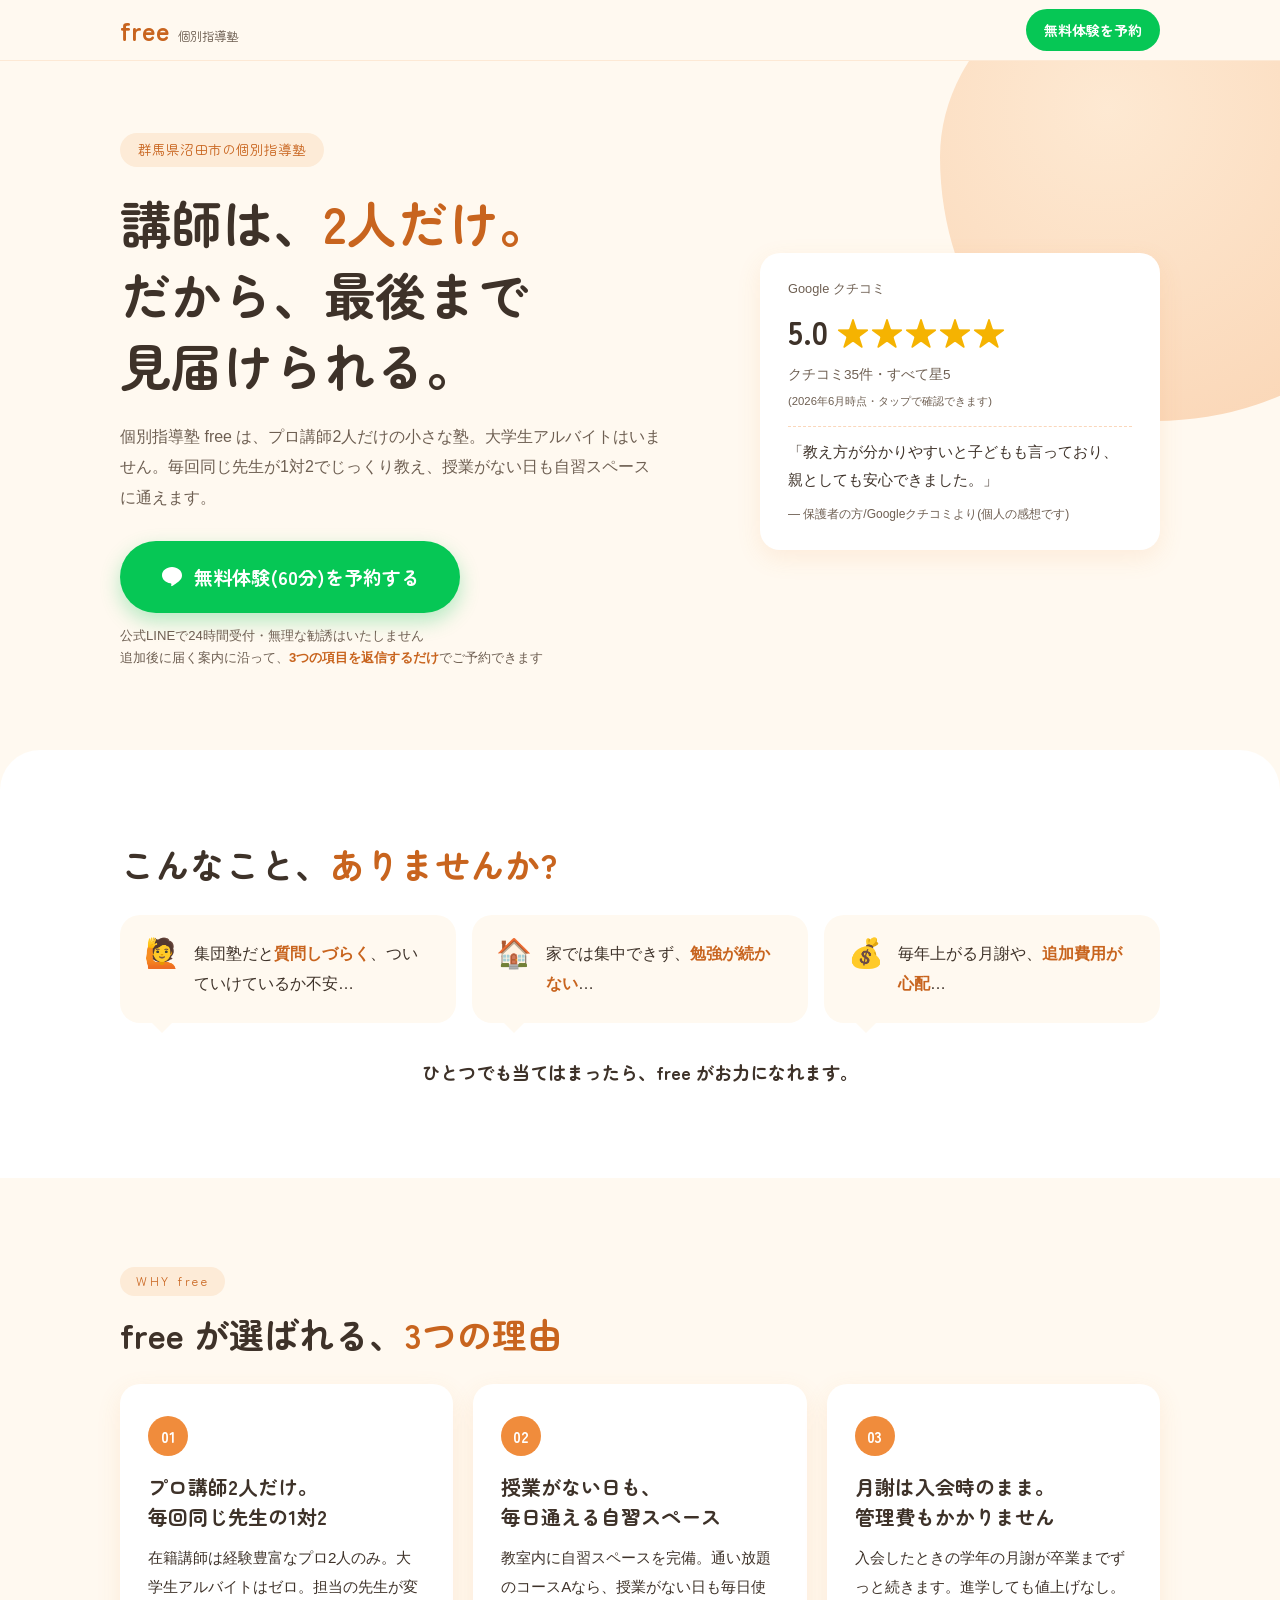
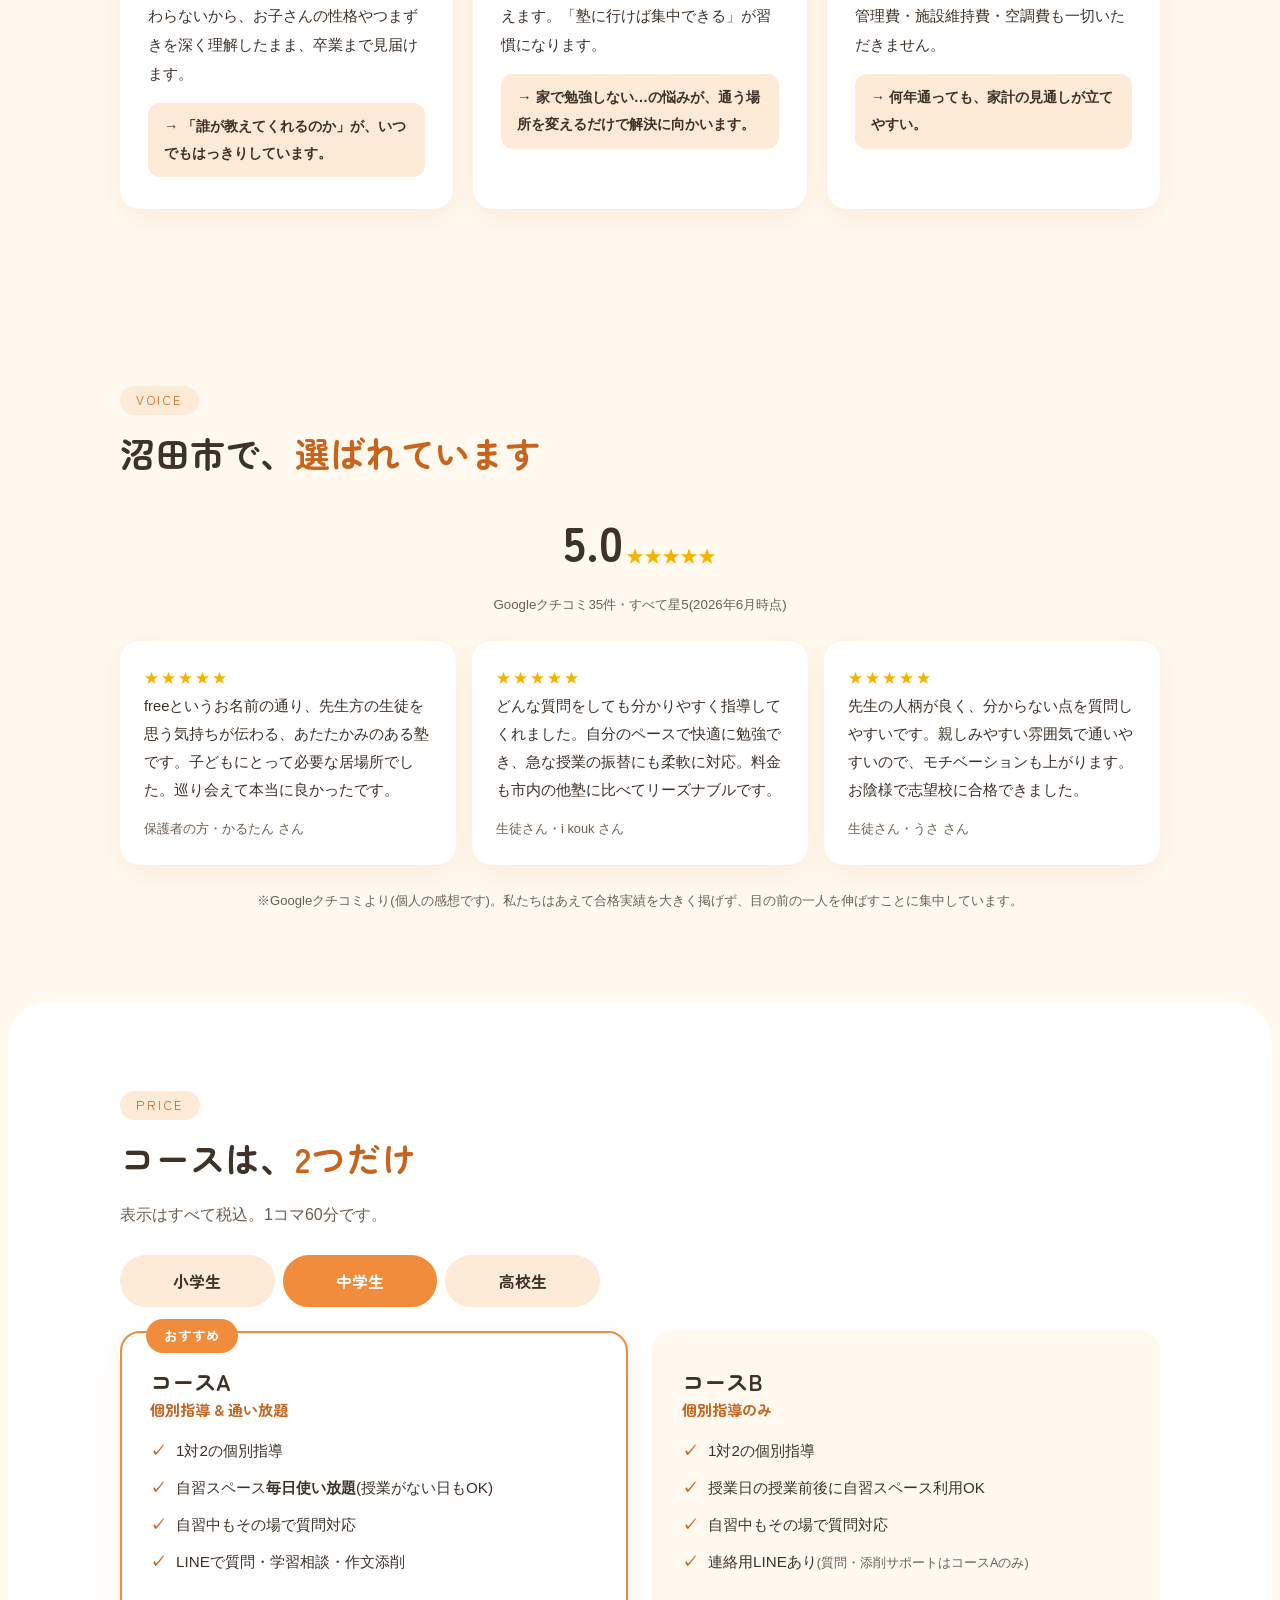
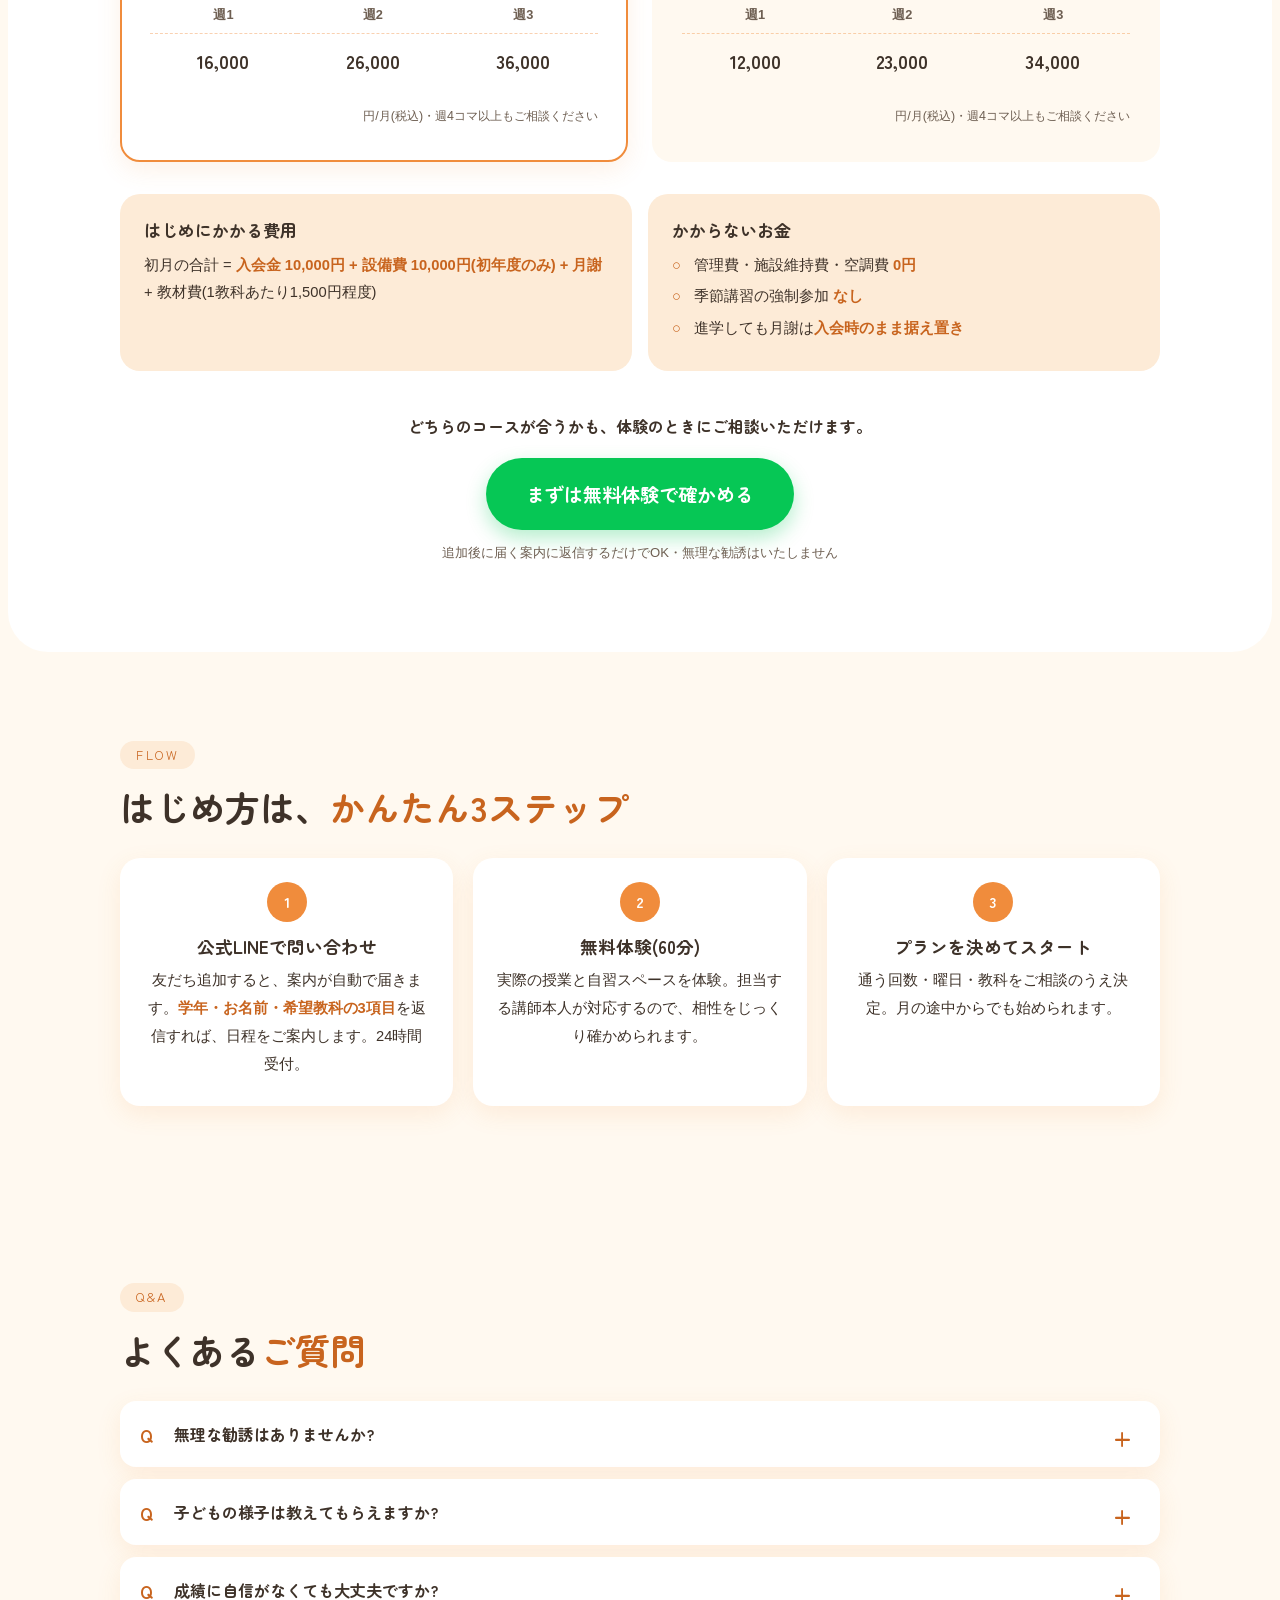
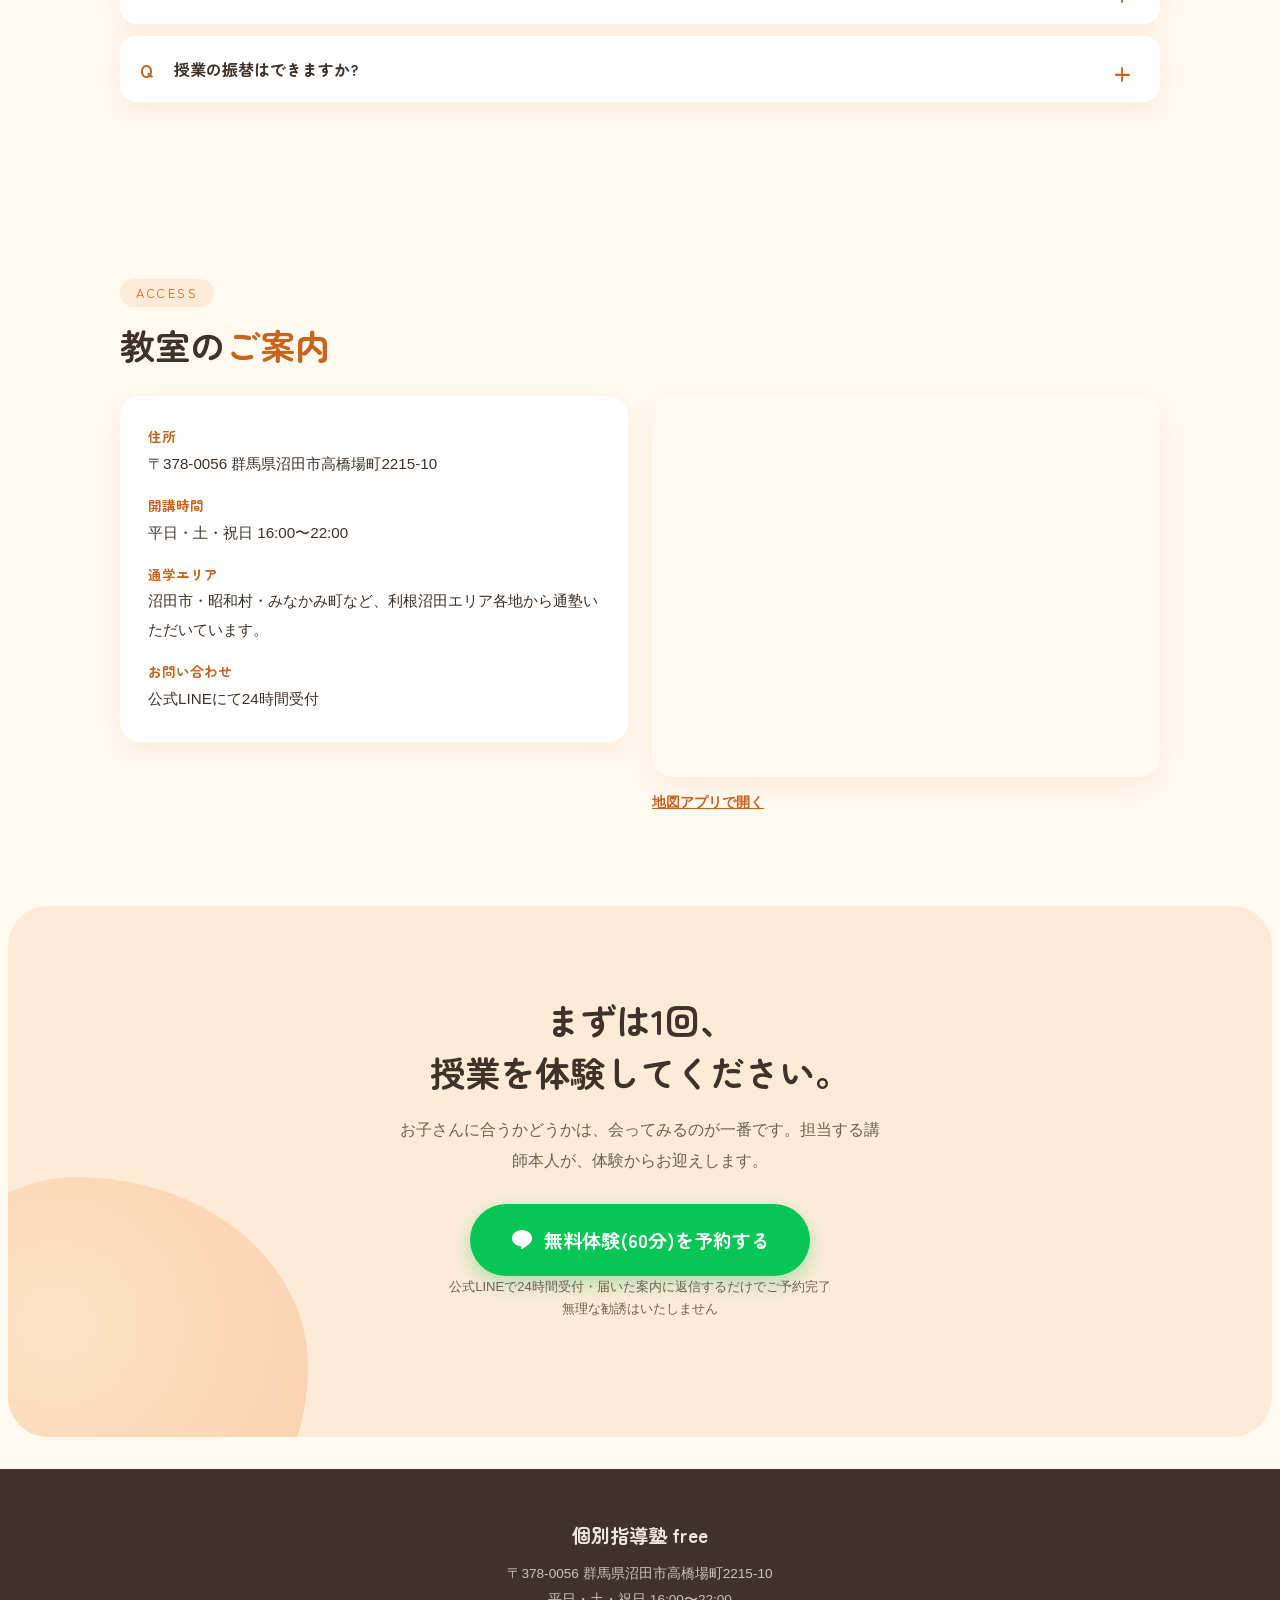
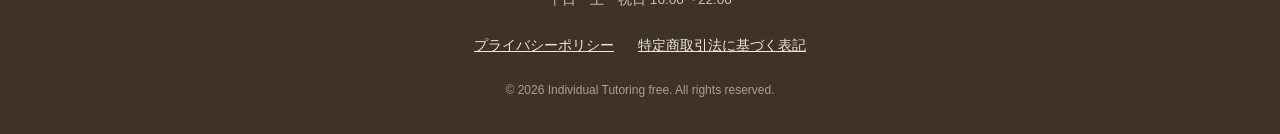
<file: index.html>
<!DOCTYPE html>
<html lang="ja">
<head>
  <meta charset="UTF-8">
  <meta name="viewport" content="width=device-width, initial-scale=1.0">
  <title>沼田市の個別指導塾 free｜プロ講師2人だけの1対2指導 × 通い放題</title>
  <meta name="description" content="群馬県沼田市の個別指導塾 free。講師はプロ2人だけ、毎回同じ先生の1対2指導。授業がない日も通える自習スペース、月謝は入会時のまま据え置き。小学生〜高校生対象、無料体験(60分)を公式LINEで受付中。">
  <link rel="canonical" href="https://4u-studio.github.io/juku-free/">
  <meta name="theme-color" content="#FFF9F0">

  <!-- OGP(LINEやSNSで共有されたときの表示) -->
  <meta property="og:type" content="website">
  <meta property="og:title" content="沼田市の個別指導塾 free｜プロ講師2人だけの1対2指導">
  <meta property="og:description" content="講師は、2人だけ。だから、最後まで見届けられる。無料体験(60分)を公式LINEで受付中。">
  <meta property="og:url" content="https://4u-studio.github.io/juku-free/">
  <meta property="og:image" content="https://4u-studio.github.io/juku-free/assets/ogp.png">
  <meta name="twitter:card" content="summary_large_image">

  <!-- 見出し用フォント(Zen Maru Gothic 700のみ・本文はシステムフォント) -->
  <link rel="preconnect" href="https://fonts.googleapis.com">
  <link rel="preconnect" href="https://fonts.gstatic.com" crossorigin>
  <link href="https://fonts.googleapis.com/css2?family=Zen+Maru+Gothic:wght@700&display=swap" rel="stylesheet">

  <link rel="stylesheet" href="css/style.css">

  <!-- 構造化データ(検索エンジン向けの塾情報) -->
  <script type="application/ld+json">
  {
    "@context": "https://schema.org",
    "@type": "LocalBusiness",
    "name": "個別指導塾 free",
    "description": "群馬県沼田市の個別指導塾。プロ講師2人による1対2指導と通い放題の自習スペース。",
    "address": {
      "@type": "PostalAddress",
      "postalCode": "378-0056",
      "addressRegion": "群馬県",
      "addressLocality": "沼田市",
      "streetAddress": "高橋場町2215-10"
    },
    "url": "https://4u-studio.github.io/juku-free/",
    "openingHoursSpecification": [{
      "@type": "OpeningHoursSpecification",
      "dayOfWeek": ["Monday","Tuesday","Wednesday","Thursday","Friday","Saturday"],
      "opens": "16:00",
      "closes": "22:00"
    }]
  }
  </script>
</head>
<body>

<!-- ヘッダー -->
<header class="site-header" id="site-header">
  <div class="container header-inner">
    <p class="logo"><span class="logo-mark">free</span><span class="logo-sub">個別指導塾</span></p>
    <!-- ▼ LINEの友だち追加URL(ヘッダー用)。計測用に分けたい場合はこのURLだけ差し替え ▼ -->
    <a class="btn btn-line btn-small" href="https://lin.ee/gJxUEir" target="_blank" rel="noopener">無料体験を予約</a>
  </div>
</header>

<main>

<!-- 1. ファーストビュー -->
<section class="hero" id="about">
  <div class="hero-blob" aria-hidden="true"></div>
  <div class="container hero-inner">
    <div class="hero-copy fade-item">
      <p class="hero-eyebrow">群馬県沼田市の個別指導塾</p>
      <h1 class="hero-title">講師は、<span class="accent">2人だけ。</span><br>だから、最後まで<br>見届けられる。</h1>
      <p class="hero-lead">個別指導塾 free は、プロ講師2人だけの小さな塾。大学生アルバイトはいません。毎回同じ先生が1対2でじっくり教え、授業がない日も自習スペースに通えます。</p>
      <div class="hero-cta">
        <!-- ▼ LINEの友だち追加URL(ファーストビュー用) ▼ -->
        <a class="btn btn-line btn-large" href="https://lin.ee/gJxUEir" target="_blank" rel="noopener">
          <svg class="icon-line" viewBox="0 0 24 24" aria-hidden="true"><path fill="currentColor" d="M12 2C6.48 2 2 5.64 2 10.13c0 4.03 3.58 7.4 8.42 8.04.33.07.77.22.89.5.1.26.07.66.03.92l-.14.86c-.04.26-.2 1.01.89.55 1.09-.46 5.87-3.46 8.01-5.92C21.62 13.31 22 11.79 22 10.13 22 5.64 17.52 2 12 2z"/></svg>
          無料体験(60分)を予約する
        </a>
        <p class="cta-note">公式LINEで24時間受付・無理な勧誘はいたしません<br>追加後に届く案内に沿って、<strong>3つの項目を返信するだけ</strong>でご予約できます</p>
      </div>
    </div>
    <div class="hero-review fade-item">
      <a class="review-card" href="https://www.google.com/maps/search/?api=1&query=%E5%80%8B%E5%88%A5%E6%8C%87%E5%B0%8E%E5%A1%BE free %E7%BE%A4%E9%A6%AC%E7%9C%8C%E6%B2%BC%E7%94%B0%E5%B8%82%E9%AB%98%E6%A9%8B%E5%A0%B4%E7%94%BA2215-10" target="_blank" rel="noopener">
        <p class="review-source">Google クチコミ</p>
        <p class="review-score">5.0 <span class="stars" aria-label="星5つ">★★★★★</span></p>
        <p class="review-count">クチコミ35件・すべて星5<br><small>(2026年6月時点・タップで確認できます)</small></p>
        <p class="review-quote">「教え方が分かりやすいと子どもも言っており、親としても安心できました。」</p>
        <p class="review-by">— 保護者の方/Googleクチコミより(個人の感想です)</p>
      </a>
    </div>
  </div>
</section>

<!-- 2. お悩み共感 -->
<section class="worry" id="worry">
  <div class="container">
    <h2 class="section-title fade-item">こんなこと、<span class="accent">ありませんか?</span></h2>
    <div class="worry-grid">
      <div class="worry-card fade-item">
        <p class="worry-emoji" aria-hidden="true">🙋</p>
        <p>集団塾だと<strong>質問しづらく</strong>、ついていけているか不安…</p>
      </div>
      <div class="worry-card fade-item">
        <p class="worry-emoji" aria-hidden="true">🏠</p>
        <p>家では集中できず、<strong>勉強が続かない</strong>…</p>
      </div>
      <div class="worry-card fade-item">
        <p class="worry-emoji" aria-hidden="true">💰</p>
        <p>毎年上がる月謝や、<strong>追加費用が心配</strong>…</p>
      </div>
    </div>
    <p class="worry-bridge fade-item">ひとつでも当てはまったら、free がお力になれます。</p>
  </div>
</section>

<!-- 3. 選ばれる理由 -->
<section class="reasons" id="promise">
  <div class="container">
    <p class="section-eyebrow fade-item">WHY free</p>
    <h2 class="section-title fade-item">free が選ばれる、<span class="accent">3つの理由</span></h2>
    <div class="reason-list">
      <article class="reason-card fade-item">
        <p class="reason-num" aria-hidden="true">01</p>
        <h3>プロ講師2人だけ。<br>毎回同じ先生の1対2</h3>
        <p>在籍講師は経験豊富なプロ2人のみ。大学生アルバイトはゼロ。担当の先生が変わらないから、お子さんの性格やつまずきを深く理解したまま、卒業まで見届けます。</p>
        <p class="reason-benefit">→ 「誰が教えてくれるのか」が、いつでもはっきりしています。</p>
      </article>
      <article class="reason-card fade-item">
        <p class="reason-num" aria-hidden="true">02</p>
        <h3>授業がない日も、<br>毎日通える自習スペース</h3>
        <p>教室内に自習スペースを完備。通い放題のコースAなら、授業がない日も毎日使えます。「塾に行けば集中できる」が習慣になります。</p>
        <p class="reason-benefit">→ 家で勉強しない…の悩みが、通う場所を変えるだけで解決に向かいます。</p>
      </article>
      <article class="reason-card fade-item">
        <p class="reason-num" aria-hidden="true">03</p>
        <h3>月謝は入会時のまま。<br>管理費もかかりません</h3>
        <p>入会したときの学年の月謝が卒業までずっと続きます。進学しても値上げなし。管理費・施設維持費・空調費も一切いただきません。</p>
        <p class="reason-benefit">→ 何年通っても、家計の見通しが立てやすい。</p>
      </article>
    </div>
  </div>
</section>

<!-- 4. クチコミ -->
<section class="voice" id="voice">
  <div class="container">
    <p class="section-eyebrow fade-item">VOICE</p>
    <h2 class="section-title fade-item">沼田市で、<span class="accent">選ばれています</span></h2>
    <p class="voice-score fade-item"><span class="score-num">5.0</span> <span class="stars" aria-label="星5つ">★★★★★</span><br><small>Googleクチコミ35件・すべて星5(2026年6月時点)</small></p>
    <div class="voice-grid">
      <blockquote class="voice-card fade-item">
        <p class="stars" aria-hidden="true">★★★★★</p>
        <p>freeというお名前の通り、先生方の生徒を思う気持ちが伝わる、あたたかみのある塾です。子どもにとって必要な居場所でした。巡り会えて本当に良かったです。</p>
        <footer>保護者の方・かるたん さん</footer>
      </blockquote>
      <blockquote class="voice-card fade-item">
        <p class="stars" aria-hidden="true">★★★★★</p>
        <p>どんな質問をしても分かりやすく指導してくれました。自分のペースで快適に勉強でき、急な授業の振替にも柔軟に対応。料金も市内の他塾に比べてリーズナブルです。</p>
        <footer>生徒さん・i kouk さん</footer>
      </blockquote>
      <blockquote class="voice-card fade-item">
        <p class="stars" aria-hidden="true">★★★★★</p>
        <p>先生の人柄が良く、分からない点を質問しやすいです。親しみやすい雰囲気で通いやすいので、モチベーションも上がります。お陰様で志望校に合格できました。</p>
        <footer>生徒さん・うさ さん</footer>
      </blockquote>
    </div>
    <p class="voice-note fade-item">※Googleクチコミより(個人の感想です)。私たちはあえて合格実績を大きく掲げず、目の前の一人を伸ばすことに集中しています。</p>
  </div>
</section>

<!-- 5. コース・料金 -->
<section class="price" id="course">
  <div class="container">
    <p class="section-eyebrow fade-item">PRICE</p>
    <h2 class="section-title fade-item">コースは、<span class="accent">2つだけ</span></h2>
    <p class="section-lead fade-item">表示はすべて税込。1コマ60分です。</p>

    <!-- 学年タブ(JSが動くときだけタブになります。動かない場合は全学年の料金が並びます) -->
    <div class="grade-tabs fade-item" id="grade-tabs" role="tablist" aria-label="学年で料金を切り替え" hidden>
      <button type="button" role="tab" data-grade="sho" aria-selected="false">小学生</button>
      <button type="button" role="tab" data-grade="chu" aria-selected="true">中学生</button>
      <button type="button" role="tab" data-grade="kou" aria-selected="false">高校生</button>
    </div>

    <div class="course-grid">
      <!-- コースA -->
      <article class="course-card course-a fade-item">
        <p class="course-badge">おすすめ</p>
        <h3>コースA<span class="course-sub">個別指導 &amp; 通い放題</span></h3>
        <ul class="course-features">
          <li>1対2の個別指導</li>
          <li>自習スペース<strong>毎日使い放題</strong>(授業がない日もOK)</li>
          <li>自習中もその場で質問対応</li>
          <li>LINEで質問・学習相談・作文添削</li>
        </ul>
        <!-- ▼ コースAの料金。数字だけ書き換えてください(単位:円/月・税込) ▼ -->
        <div class="price-panel grade-sho">
          <p class="grade-label">小学生</p>
          <table>
            <tr><th>週1</th><th>週2</th><th>週3</th></tr>
            <tr><td>14,000</td><td>23,000</td><td>32,000</td></tr>
          </table>
        </div>
        <div class="price-panel grade-chu">
          <p class="grade-label">中学生</p>
          <table>
            <tr><th>週1</th><th>週2</th><th>週3</th></tr>
            <tr><td>16,000</td><td>26,000</td><td>36,000</td></tr>
          </table>
        </div>
        <div class="price-panel grade-kou">
          <p class="grade-label">高校生</p>
          <table>
            <tr><th>週1</th><th>週2</th><th>週3</th></tr>
            <tr><td>18,000</td><td>30,000</td><td>42,000</td></tr>
          </table>
        </div>
        <p class="price-unit">円/月(税込)・週4コマ以上もご相談ください</p>
      </article>

      <!-- コースB -->
      <article class="course-card course-b fade-item">
        <h3>コースB<span class="course-sub">個別指導のみ</span></h3>
        <ul class="course-features">
          <li>1対2の個別指導</li>
          <li>授業日の授業前後に自習スペース利用OK</li>
          <li>自習中もその場で質問対応</li>
          <li>連絡用LINEあり<small>(質問・添削サポートはコースAのみ)</small></li>
        </ul>
        <!-- ▼ コースBの料金。数字だけ書き換えてください(単位:円/月・税込) ▼ -->
        <div class="price-panel grade-sho">
          <p class="grade-label">小学生</p>
          <table>
            <tr><th>週1</th><th>週2</th><th>週3</th></tr>
            <tr><td>10,000</td><td>20,000</td><td>30,000</td></tr>
          </table>
        </div>
        <div class="price-panel grade-chu">
          <p class="grade-label">中学生</p>
          <table>
            <tr><th>週1</th><th>週2</th><th>週3</th></tr>
            <tr><td>12,000</td><td>23,000</td><td>34,000</td></tr>
          </table>
        </div>
        <div class="price-panel grade-kou">
          <p class="grade-label">高校生</p>
          <table>
            <tr><th>週1</th><th>週2</th><th>週3</th></tr>
            <tr><td>14,000</td><td>27,000</td><td>40,000</td></tr>
          </table>
        </div>
        <p class="price-unit">円/月(税込)・週4コマ以上もご相談ください</p>
      </article>
    </div>

    <div class="price-notes fade-item">
      <div class="price-note-col">
        <h3>はじめにかかる費用</h3>
        <p>初月の合計 = <strong>入会金 10,000円 + 設備費 10,000円(初年度のみ) + 月謝</strong><br>+ 教材費(1教科あたり1,500円程度)</p>
      </div>
      <div class="price-note-col">
        <h3>かからないお金</h3>
        <ul>
          <li>管理費・施設維持費・空調費 <strong>0円</strong></li>
          <li>季節講習の強制参加 <strong>なし</strong></li>
          <li>進学しても月謝は<strong>入会時のまま据え置き</strong></li>
        </ul>
      </div>
    </div>

    <!-- 中間CTA -->
    <div class="mid-cta fade-item">
      <p>どちらのコースが合うかも、体験のときにご相談いただけます。</p>
      <!-- ▼ LINEの友だち追加URL(料金直下用) ▼ -->
      <a class="btn btn-line btn-large" href="https://lin.ee/gJxUEir" target="_blank" rel="noopener">まずは無料体験で確かめる</a>
      <p class="cta-note">追加後に届く案内に返信するだけでOK・無理な勧誘はいたしません</p>
    </div>
  </div>
</section>

<!-- 6. はじめ方3ステップ -->
<section class="flow" id="flow">
  <div class="container">
    <p class="section-eyebrow fade-item">FLOW</p>
    <h2 class="section-title fade-item">はじめ方は、<span class="accent">かんたん3ステップ</span></h2>
    <ol class="flow-list">
      <li class="flow-step fade-item">
        <p class="flow-num" aria-hidden="true">1</p>
        <h3>公式LINEで問い合わせ</h3>
        <p>友だち追加すると、案内が自動で届きます。<strong>学年・お名前・希望教科の3項目</strong>を返信すれば、日程をご案内します。24時間受付。</p>
      </li>
      <li class="flow-step fade-item">
        <p class="flow-num" aria-hidden="true">2</p>
        <h3>無料体験(60分)</h3>
        <p>実際の授業と自習スペースを体験。担当する講師本人が対応するので、相性をじっくり確かめられます。</p>
      </li>
      <li class="flow-step fade-item">
        <p class="flow-num" aria-hidden="true">3</p>
        <h3>プランを決めてスタート</h3>
        <p>通う回数・曜日・教科をご相談のうえ決定。月の途中からでも始められます。</p>
      </li>
    </ol>
  </div>
</section>

<!-- 7. よくある質問 -->
<section class="faq" id="faq">
  <div class="container">
    <p class="section-eyebrow fade-item">Q&amp;A</p>
    <h2 class="section-title fade-item">よくある<span class="accent">ご質問</span></h2>
    <div class="faq-list fade-item">
      <details>
        <summary>無理な勧誘はありませんか?</summary>
        <p>いたしません。体験後はご家庭でゆっくりご検討ください。お返事はLINEで一言いただくだけで大丈夫です。</p>
      </details>
      <details>
        <summary>子どもの様子は教えてもらえますか?</summary>
        <p>はい。授業を担当する講師本人と公式LINEでつながれるので、教室での様子の共有やご相談がいつでもできます(質問対応・添削などの学習サポートはコースAのみ)。</p>
      </details>
      <details>
        <summary>成績に自信がなくても大丈夫ですか?</summary>
        <p>大丈夫です。1対2だからお子さんのペースで進められます。「何から手をつければいいか」という勉強のやり方から一緒に整えます。</p>
      </details>
      <details>
        <summary>授業の振替はできますか?</summary>
        <p>前日までに公式LINEでご連絡いただければ振替できます(当日の欠席は振替できません)。</p>
      </details>
    </div>
  </div>
</section>

<!-- 8. アクセス+締めCTA -->
<section class="access" id="access">
  <div class="container">
    <p class="section-eyebrow fade-item">ACCESS</p>
    <h2 class="section-title fade-item">教室の<span class="accent">ご案内</span></h2>
    <div class="access-grid">
      <dl class="access-info fade-item">
        <dt>住所</dt>
        <dd>〒378-0056 群馬県沼田市高橋場町2215-10</dd>
        <dt>開講時間</dt>
        <dd>平日・土・祝日 16:00〜22:00</dd>
        <dt>通学エリア</dt>
        <dd>沼田市・昭和村・みなかみ町など、利根沼田エリア各地から通塾いただいています。</dd>
        <dt>お問い合わせ</dt>
        <dd>公式LINEにて24時間受付</dd>
      </dl>
      <div class="access-map fade-item">
        <div class="map-wrap" id="map-wrap">
          <iframe title="個別指導塾 free の地図" src="https://www.google.com/maps?q=%E7%BE%A4%E9%A6%AC%E7%9C%8C%E6%B2%BC%E7%94%B0%E5%B8%82%E9%AB%98%E6%A9%8B%E5%A0%B4%E7%94%BA2215-10&output=embed" loading="lazy" referrerpolicy="no-referrer-when-downgrade"></iframe>
          <button type="button" class="map-cover" id="map-cover">タップで地図を操作</button>
        </div>
        <a class="map-link" href="https://www.google.com/maps/search/?api=1&query=%E7%BE%A4%E9%A6%AC%E7%9C%8C%E6%B2%BC%E7%94%B0%E5%B8%82%E9%AB%98%E6%A9%8B%E5%A0%B4%E7%94%BA2215-10" target="_blank" rel="noopener">地図アプリで開く</a>
      </div>
    </div>
  </div>
</section>

<section class="closing">
  <div class="closing-blob" aria-hidden="true"></div>
  <div class="container closing-inner fade-item">
    <h2>まずは1回、<br>授業を体験してください。</h2>
    <p>お子さんに合うかどうかは、会ってみるのが一番です。担当する講師本人が、体験からお迎えします。</p>
    <!-- ▼ LINEの友だち追加URL(締めCTA用) ▼ -->
    <a class="btn btn-line btn-large" href="https://lin.ee/gJxUEir" target="_blank" rel="noopener">
      <svg class="icon-line" viewBox="0 0 24 24" aria-hidden="true"><path fill="currentColor" d="M12 2C6.48 2 2 5.64 2 10.13c0 4.03 3.58 7.4 8.42 8.04.33.07.77.22.89.5.1.26.07.66.03.92l-.14.86c-.04.26-.2 1.01.89.55 1.09-.46 5.87-3.46 8.01-5.92C21.62 13.31 22 11.79 22 10.13 22 5.64 17.52 2 12 2z"/></svg>
      無料体験(60分)を予約する
    </a>
    <p class="cta-note">公式LINEで24時間受付・届いた案内に返信するだけでご予約完了<br>無理な勧誘はいたしません</p>
  </div>
</section>

</main>

<!-- フッター -->
<footer class="site-footer" id="legal">
  <div class="container">
    <p class="footer-logo">個別指導塾 free</p>
    <p class="footer-addr">〒378-0056 群馬県沼田市高橋場町2215-10<br>平日・土・祝日 16:00〜22:00</p>
    <nav class="footer-nav" aria-label="フッターメニュー">
      <a href="legal.html#privacy">プライバシーポリシー</a>
      <a href="legal.html#tokusho">特定商取引法に基づく表記</a>
    </nav>
    <p class="footer-copy">© 2026 Individual Tutoring free. All rights reserved.</p>
  </div>
</footer>

<!-- スマホ用固定CTAバー -->
<div class="cta-bar" id="cta-bar">
  <!-- ▼ LINEの友だち追加URL(固定バー用) ▼ -->
  <a class="btn btn-line" href="https://lin.ee/gJxUEir" target="_blank" rel="noopener">無料体験を予約する(LINE)</a>
</div>

<script src="js/script.js"></script>
</body>
</html>
</file>
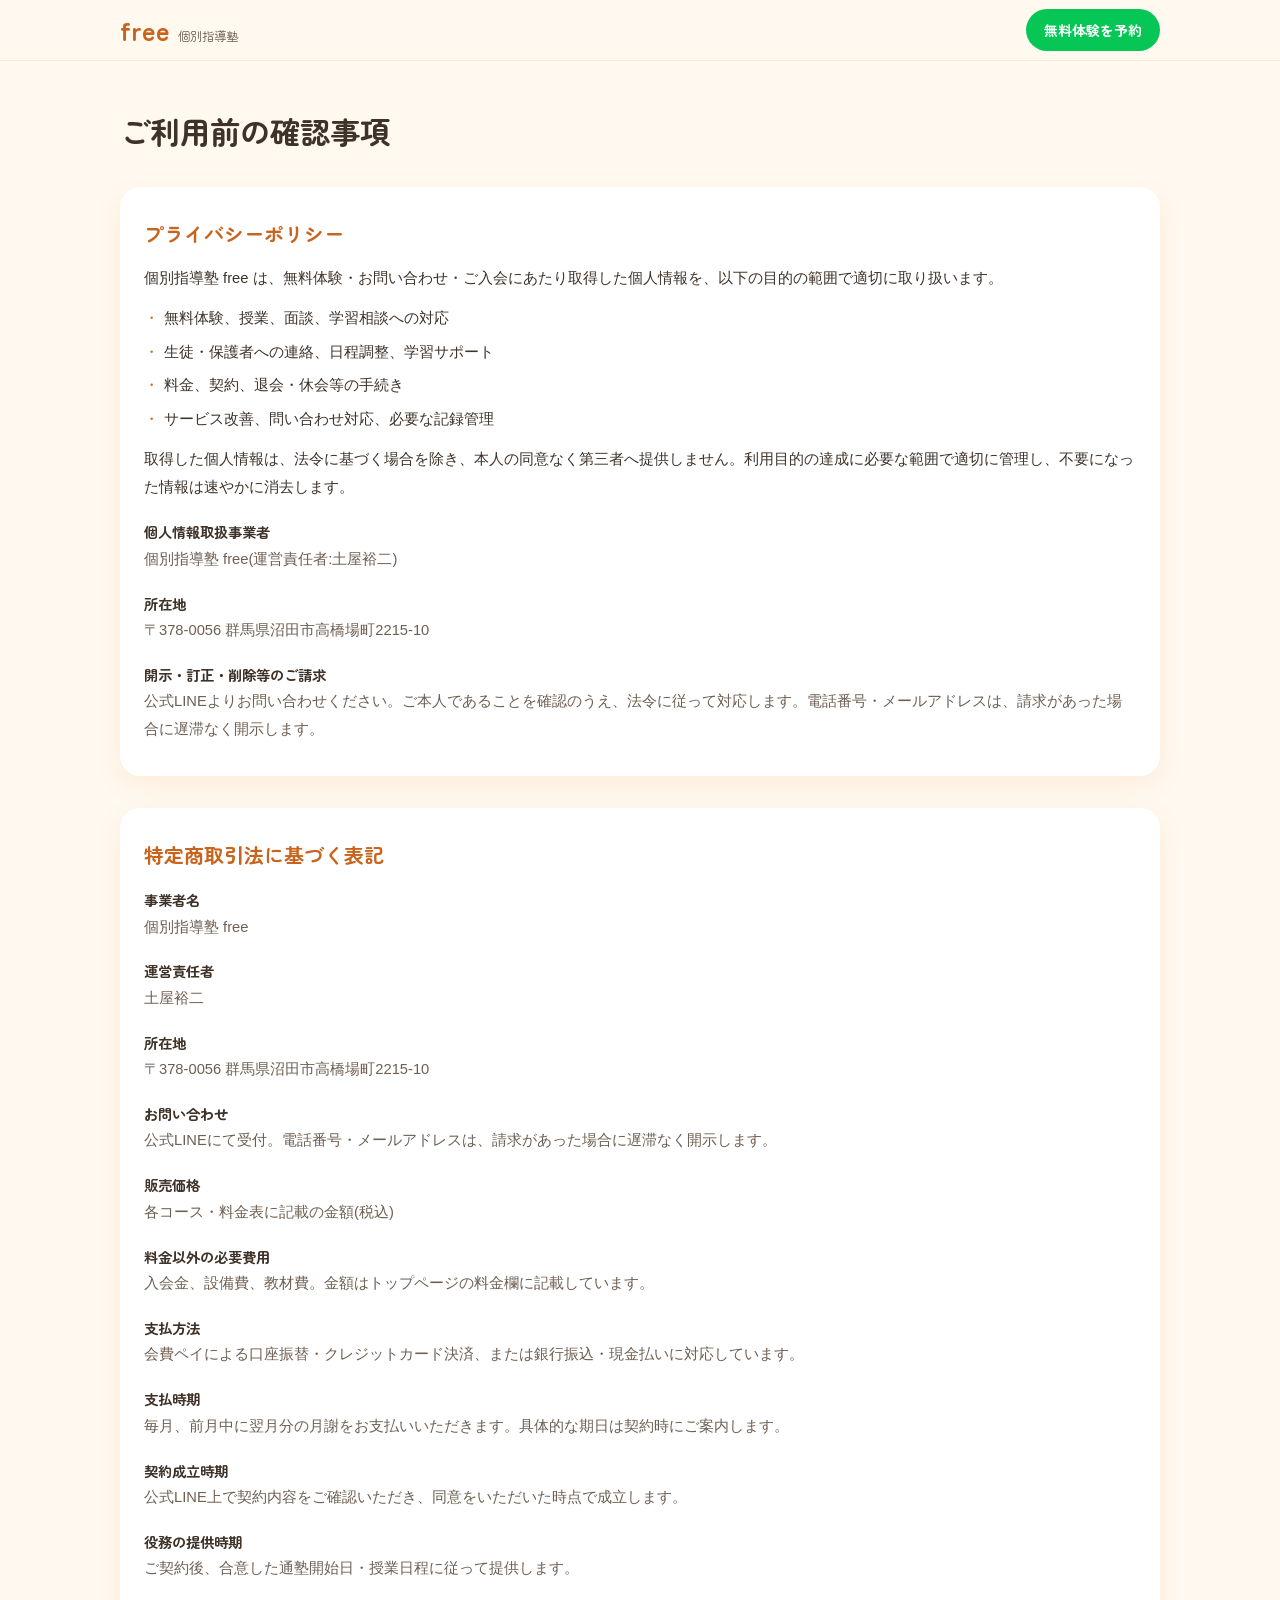
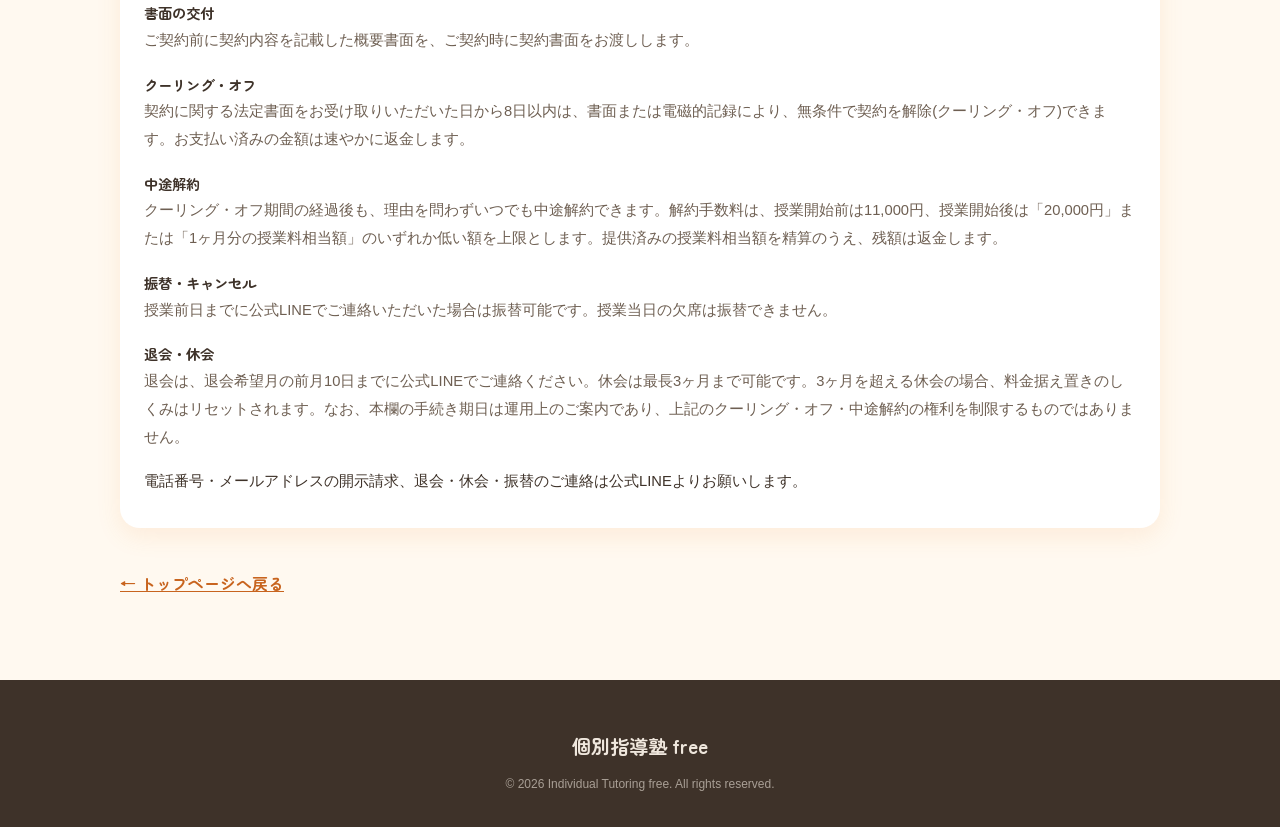
<file: legal.html>
<!DOCTYPE html>
<html lang="ja">
<head>
  <meta charset="UTF-8">
  <meta name="viewport" content="width=device-width, initial-scale=1.0">
  <title>ご利用前の確認事項｜個別指導塾 free</title>
  <meta name="description" content="個別指導塾 free のプライバシーポリシーと特定商取引法に基づく表記です。">
  <meta name="robots" content="noindex">
  <meta name="theme-color" content="#FFF9F0">
  <link rel="preconnect" href="https://fonts.googleapis.com">
  <link rel="preconnect" href="https://fonts.gstatic.com" crossorigin>
  <link href="https://fonts.googleapis.com/css2?family=Zen+Maru+Gothic:wght@700&display=swap" rel="stylesheet">
  <link rel="stylesheet" href="css/style.css">
  <style>
    .legal-page { padding: 48px 0 80px; }
    .legal-page h1 { font-size: clamp(1.4rem, 4vw, 1.9rem); margin-bottom: 32px; }
    .legal-block { background: var(--surface); border-radius: var(--radius); box-shadow: var(--shadow); padding: 32px 24px; margin-bottom: 32px; }
    .legal-block h2 { font-size: 1.25rem; color: var(--primary-text); margin-bottom: 16px; }
    .legal-block p, .legal-block dd, .legal-block li { font-size: 0.92rem; }
    .legal-block ul { margin: 12px 0; }
    .legal-block ul li { position: relative; padding-left: 20px; margin-bottom: 6px; }
    .legal-block ul li::before { content: "・"; position: absolute; left: 0; color: var(--primary-text); }
    .legal-block dt { font-family: var(--font-heading); font-weight: 700; font-size: 0.9rem; margin-top: 16px; color: var(--ink); }
    .legal-block dd { color: var(--ink-soft); }
    .back-link { display: inline-block; margin-top: 8px; font-family: var(--font-heading); font-weight: 700; color: var(--primary-text); }
    body { padding-bottom: 0; }
  </style>
</head>
<body>

<header class="site-header">
  <div class="container header-inner">
    <p class="logo"><span class="logo-mark">free</span><span class="logo-sub">個別指導塾</span></p>
    <a class="btn btn-line btn-small" href="https://lin.ee/gJxUEir" target="_blank" rel="noopener">無料体験を予約</a>
  </div>
</header>

<main class="legal-page">
  <div class="container">
    <h1>ご利用前の確認事項</h1>

    <section class="legal-block" id="privacy">
      <h2>プライバシーポリシー</h2>
      <p>個別指導塾 free は、無料体験・お問い合わせ・ご入会にあたり取得した個人情報を、以下の目的の範囲で適切に取り扱います。</p>
      <ul>
        <li>無料体験、授業、面談、学習相談への対応</li>
        <li>生徒・保護者への連絡、日程調整、学習サポート</li>
        <li>料金、契約、退会・休会等の手続き</li>
        <li>サービス改善、問い合わせ対応、必要な記録管理</li>
      </ul>
      <p>取得した個人情報は、法令に基づく場合を除き、本人の同意なく第三者へ提供しません。利用目的の達成に必要な範囲で適切に管理し、不要になった情報は速やかに消去します。</p>
      <dl>
        <dt>個人情報取扱事業者</dt>
        <dd>個別指導塾 free(運営責任者:土屋裕二)</dd>
        <dt>所在地</dt>
        <dd>〒378-0056 群馬県沼田市高橋場町2215-10</dd>
        <dt>開示・訂正・削除等のご請求</dt>
        <dd>公式LINEよりお問い合わせください。ご本人であることを確認のうえ、法令に従って対応します。電話番号・メールアドレスは、請求があった場合に遅滞なく開示します。</dd>
      </dl>
    </section>

    <section class="legal-block" id="tokusho">
      <h2>特定商取引法に基づく表記</h2>
      <dl>
        <dt>事業者名</dt>
        <dd>個別指導塾 free</dd>
        <dt>運営責任者</dt>
        <dd>土屋裕二</dd>
        <dt>所在地</dt>
        <dd>〒378-0056 群馬県沼田市高橋場町2215-10</dd>
        <dt>お問い合わせ</dt>
        <dd>公式LINEにて受付。電話番号・メールアドレスは、請求があった場合に遅滞なく開示します。</dd>
        <dt>販売価格</dt>
        <dd>各コース・料金表に記載の金額(税込)</dd>
        <dt>料金以外の必要費用</dt>
        <dd>入会金、設備費、教材費。金額はトップページの料金欄に記載しています。</dd>
        <dt>支払方法</dt>
        <dd>会費ペイによる口座振替・クレジットカード決済、または銀行振込・現金払いに対応しています。</dd>
        <dt>支払時期</dt>
        <dd>毎月、前月中に翌月分の月謝をお支払いいただきます。具体的な期日は契約時にご案内します。</dd>
        <dt>契約成立時期</dt>
        <dd>公式LINE上で契約内容をご確認いただき、同意をいただいた時点で成立します。</dd>
        <dt>役務の提供時期</dt>
        <dd>ご契約後、合意した通塾開始日・授業日程に従って提供します。</dd>
        <dt>書面の交付</dt>
        <dd>ご契約前に契約内容を記載した概要書面を、ご契約時に契約書面をお渡しします。</dd>
        <dt>クーリング・オフ</dt>
        <dd>契約に関する法定書面をお受け取りいただいた日から8日以内は、書面または電磁的記録により、無条件で契約を解除(クーリング・オフ)できます。お支払い済みの金額は速やかに返金します。</dd>
        <dt>中途解約</dt>
        <dd>クーリング・オフ期間の経過後も、理由を問わずいつでも中途解約できます。解約手数料は、授業開始前は11,000円、授業開始後は「20,000円」または「1ヶ月分の授業料相当額」のいずれか低い額を上限とします。提供済みの授業料相当額を精算のうえ、残額は返金します。</dd>
        <dt>振替・キャンセル</dt>
        <dd>授業前日までに公式LINEでご連絡いただいた場合は振替可能です。授業当日の欠席は振替できません。</dd>
        <dt>退会・休会</dt>
        <dd>退会は、退会希望月の前月10日までに公式LINEでご連絡ください。休会は最長3ヶ月まで可能です。3ヶ月を超える休会の場合、料金据え置きのしくみはリセットされます。なお、本欄の手続き期日は運用上のご案内であり、上記のクーリング・オフ・中途解約の権利を制限するものではありません。</dd>
      </dl>
      <p style="margin-top:16px;">電話番号・メールアドレスの開示請求、退会・休会・振替のご連絡は公式LINEよりお願いします。</p>
    </section>

    <a class="back-link" href="index.html">← トップページへ戻る</a>
  </div>
</main>

<footer class="site-footer">
  <div class="container">
    <p class="footer-logo">個別指導塾 free</p>
    <p class="footer-copy">© 2026 Individual Tutoring free. All rights reserved.</p>
  </div>
</footer>

</body>
</html>
</file>
<file: css/style.css>
/* ==========================================================
   個別指導塾 free LP スタイルシート
   コンセプト:「町の小さな塾の、あたたかい灯り」
   ========================================================== */

:root {
  --bg: #FFF9F0;            /* ページ基調色(クリーム) */
  --surface: #FFFFFF;       /* カード背景 */
  --primary: #F08C3C;       /* 装飾専用オレンジ(文字には使わない) */
  --primary-text: #C8641E;  /* 見出しアクセント文字用の濃オレンジ */
  --primary-soft: #FDEBD7;  /* 淡オレンジ(帯・タグ背景) */
  --ink: #3E3229;           /* 本文(焦げ茶) */
  --ink-soft: #6E5F52;      /* 補足テキスト */
  --line-green: #06C755;    /* LINEボタン専用 */
  --line-green-dark: #05A847;
  --star: #F5B301;          /* 星評価 */
  --radius: 20px;
  --shadow: 0 8px 24px rgb(240 140 60 / 0.12);
  --font-heading: "Zen Maru Gothic", "Hiragino Maru Gothic ProN", sans-serif;
  --font-body: "Hiragino Kaku Gothic ProN", "Yu Gothic", "Meiryo", sans-serif;
}

/* ---------- リセット・基本 ---------- */
*, *::before, *::after { box-sizing: border-box; margin: 0; padding: 0; }
html { scroll-behavior: smooth; scroll-padding-top: 72px; }
body {
  font-family: var(--font-body);
  color: var(--ink);
  background: var(--bg);
  line-height: 1.9;
  font-size: 16px;
  -webkit-font-smoothing: antialiased;
  /* 固定CTAバーぶんの余白(スマホ) */
  padding-bottom: 76px;
}
img, svg { max-width: 100%; display: block; }
a { color: inherit; }
ul, ol { list-style: none; }

.container { max-width: 1080px; margin: 0 auto; padding: 0 20px; }

h1, h2, h3 { font-family: var(--font-heading); font-weight: 700; line-height: 1.5; }

section { padding: 64px 0; }

.accent { color: var(--primary-text); }

.section-eyebrow {
  display: inline-block;
  font-family: var(--font-heading);
  font-size: 0.8rem;
  letter-spacing: 0.2em;
  color: var(--primary-text);
  background: var(--primary-soft);
  border-radius: 999px;
  padding: 2px 16px;
  margin-bottom: 12px;
}
.section-title { font-size: clamp(1.5rem, 4.5vw, 2.2rem); margin-bottom: 16px; }
.section-lead { color: var(--ink-soft); margin-bottom: 24px; }

/* ---------- ボタン ---------- */
.btn {
  display: inline-flex;
  align-items: center;
  justify-content: center;
  gap: 10px;
  border-radius: 999px;
  text-decoration: none;
  font-family: var(--font-heading);
  font-weight: 700;
  transition: transform 0.2s ease, box-shadow 0.2s ease;
}
.btn-line {
  background: var(--line-green);
  color: #fff;
  /* LINEブランド色は白文字とのコントラストが低いため、文字は大きく太く(意図的判断) */
  font-size: 18px;
  padding: 14px 28px;
  box-shadow: 0 8px 20px rgb(6 199 85 / 0.3);
}
.btn-line:hover { transform: translateY(-2px); box-shadow: 0 12px 26px rgb(6 199 85 / 0.35); background: var(--line-green-dark); }
.btn-large { font-size: 19px; padding: 18px 40px; }
/* スマホでは幅いっぱいに広げ、途中で折り返さないようにする */
@media (max-width: 479px) {
  .btn-large { font-size: 17px; padding: 16px 20px; width: 100%; white-space: nowrap; }
}
.btn-small { font-size: 14px; padding: 8px 18px; box-shadow: none; }
.icon-line { width: 24px; height: 24px; flex-shrink: 0; }
.cta-note { font-size: 0.82rem; color: var(--ink-soft); margin-top: 12px; line-height: 1.7; }
.cta-note strong { color: var(--primary-text); }

/* ---------- ヘッダー ---------- */
.site-header {
  position: sticky;
  top: 0;
  z-index: 100;
  background: rgb(255 249 240 / 0.92);
  backdrop-filter: blur(8px);
  border-bottom: 1px solid rgb(240 140 60 / 0.15);
}
.header-inner { display: flex; align-items: center; justify-content: space-between; height: 60px; }
.logo { display: flex; align-items: baseline; gap: 8px; font-family: var(--font-heading); }
.logo-mark { font-size: 1.6rem; font-weight: 700; color: var(--primary-text); }
.logo-sub { font-size: 0.78rem; color: var(--ink-soft); }

/* ---------- 1. ファーストビュー ---------- */
.hero { position: relative; overflow: hidden; padding: 72px 0 80px; }
.hero-blob {
  position: absolute;
  top: -120px; right: -140px;
  width: 480px; height: 480px;
  background: radial-gradient(circle at 35% 35%, #FBCB9B, var(--primary));
  border-radius: 58% 42% 55% 45% / 45% 55% 45% 55%;
  opacity: 0.35;
  pointer-events: none;
}
.hero-inner { position: relative; display: grid; gap: 40px; }
.hero-eyebrow {
  display: inline-block;
  font-family: var(--font-heading);
  color: var(--primary-text);
  background: var(--primary-soft);
  border-radius: 999px;
  padding: 4px 18px;
  font-size: 0.85rem;
  margin-bottom: 20px;
}
.hero-title { font-size: clamp(1.9rem, 6.5vw, 3.2rem); line-height: 1.4; margin-bottom: 20px; }
.hero-lead { color: var(--ink-soft); max-width: 34em; margin-bottom: 28px; }
.hero-cta { text-align: left; }

.review-card {
  display: block;
  background: var(--surface);
  border-radius: var(--radius);
  box-shadow: var(--shadow);
  padding: 24px 28px;
  text-decoration: none;
  max-width: 420px;
  transition: transform 0.2s ease;
}
.review-card:hover { transform: translateY(-3px); }
.review-source { font-size: 0.8rem; color: var(--ink-soft); }
.review-score { font-family: var(--font-heading); font-size: 2rem; font-weight: 700; }
.stars { color: var(--star); letter-spacing: 2px; }
.review-count { font-size: 0.85rem; color: var(--ink-soft); margin-bottom: 12px; }
.review-quote { border-top: 1px dashed rgb(240 140 60 / 0.35); padding-top: 12px; font-size: 0.92rem; }
.review-by { font-size: 0.75rem; color: var(--ink-soft); margin-top: 8px; }

/* ---------- 2. お悩み ---------- */
.worry { background: var(--surface); border-radius: 40px 40px 0 0; }
.worry-grid { display: grid; gap: 16px; margin-top: 24px; }
.worry-card {
  position: relative;
  background: var(--bg);
  border-radius: var(--radius);
  padding: 24px;
  display: flex;
  gap: 14px;
  align-items: flex-start;
}
/* ふきだしのしっぽ */
.worry-card::after {
  content: "";
  position: absolute;
  left: 32px; bottom: -10px;
  border: 10px solid transparent;
  border-top-color: var(--bg);
  border-bottom: 0;
}
.worry-emoji { font-size: 1.8rem; line-height: 1; }
.worry-card strong { color: var(--primary-text); }
.worry-bridge {
  margin-top: 32px;
  text-align: center;
  font-family: var(--font-heading);
  font-weight: 700;
  font-size: 1.15rem;
}

/* ---------- 3. 選ばれる理由 ---------- */
.reason-list { display: grid; gap: 20px; margin-top: 24px; }
.reason-card {
  background: var(--surface);
  border-radius: var(--radius);
  box-shadow: var(--shadow);
  padding: 32px 28px;
}
.reason-num {
  font-family: var(--font-heading);
  font-size: 0.9rem;
  font-weight: 700;
  color: #fff;
  background: var(--primary);
  width: 40px; height: 40px;
  border-radius: 50%;
  display: flex; align-items: center; justify-content: center;
  margin-bottom: 16px;
}
.reason-card h3 { font-size: 1.25rem; margin-bottom: 12px; }
.reason-card p { font-size: 0.95rem; }
.reason-benefit {
  margin-top: 14px;
  background: var(--primary-soft);
  border-radius: 12px;
  padding: 10px 16px;
  font-weight: 600;
  font-size: 0.9rem !important;
}

/* ---------- 4. クチコミ ---------- */
.voice-score { text-align: center; font-family: var(--font-heading); margin-bottom: 24px; }
.voice-score .score-num { font-size: 3rem; font-weight: 700; }
.voice-score small { color: var(--ink-soft); font-family: var(--font-body); }
.voice-grid { display: grid; gap: 16px; }
.voice-card {
  background: var(--surface);
  border-radius: var(--radius);
  box-shadow: var(--shadow);
  padding: 24px;
  font-size: 0.92rem;
}
.voice-card footer { margin-top: 12px; font-size: 0.8rem; color: var(--ink-soft); }
.voice-note { margin-top: 24px; font-size: 0.82rem; color: var(--ink-soft); text-align: center; }

/* ---------- 6. コース・料金 ---------- */
.price { background: var(--surface); border-radius: 40px; margin: 0 8px; }

.grade-tabs { display: flex; gap: 8px; margin: 8px 0 24px; }
.grade-tabs button {
  flex: 1;
  font-family: var(--font-heading);
  font-weight: 700;
  font-size: 1rem;
  padding: 12px 8px;
  border: 2px solid var(--primary-soft);
  background: var(--primary-soft);
  color: var(--ink);
  border-radius: 999px;
  cursor: pointer;
  transition: background 0.2s ease, color 0.2s ease;
}
.grade-tabs button[aria-selected="true"] {
  background: var(--primary);
  border-color: var(--primary);
  color: #fff;
}

.course-grid { display: grid; gap: 24px; }
.course-card {
  position: relative;
  background: var(--bg);
  border-radius: var(--radius);
  padding: 32px 28px;
  border: 2px solid transparent;
}
.course-a { border-color: var(--primary); background: var(--surface); box-shadow: var(--shadow); }
.course-badge {
  position: absolute;
  top: -14px; left: 24px;
  background: var(--primary);
  color: #fff;
  font-family: var(--font-heading);
  font-weight: 700;
  font-size: 0.85rem;
  border-radius: 999px;
  padding: 4px 18px;
}
.course-card h3 { font-size: 1.4rem; margin-bottom: 4px; }
.course-sub { display: block; font-size: 0.95rem; color: var(--primary-text); }
.course-features { margin: 16px 0 20px; }
.course-features li {
  position: relative;
  padding-left: 26px;
  margin-bottom: 8px;
  font-size: 0.95rem;
}
.course-features li::before {
  content: "✓";
  position: absolute;
  left: 0;
  color: var(--primary-text);
  font-weight: 700;
}
.course-features small { color: var(--ink-soft); }

.price-panel { margin-bottom: 12px; min-height: 96px; }
.grade-label {
  font-family: var(--font-heading);
  font-weight: 700;
  font-size: 0.9rem;
  color: var(--primary-text);
  margin-bottom: 4px;
}
.price-panel table { width: 100%; border-collapse: collapse; text-align: center; }
.price-panel th {
  font-size: 0.8rem;
  color: var(--ink-soft);
  font-weight: 600;
  padding: 6px 4px;
  border-bottom: 1px dashed rgb(240 140 60 / 0.4);
}
.price-panel td {
  font-family: var(--font-heading);
  font-weight: 700;
  font-size: 1.15rem;
  padding: 10px 4px;
}
.price-unit { font-size: 0.78rem; color: var(--ink-soft); text-align: right; }

/* JSが動いているときだけ、選択中の学年以外を隠す */
.js .price-panel { display: none; }
.js .price-panel.active { display: block; }
.js .price-panel .grade-label { display: none; } /* タブに学年名が出ているため */

.price-notes { display: grid; gap: 16px; margin-top: 32px; }
.price-note-col {
  background: var(--primary-soft);
  border-radius: var(--radius);
  padding: 24px;
  font-size: 0.92rem;
}
.price-note-col h3 { font-size: 1.05rem; margin-bottom: 8px; }
.price-note-col li { position: relative; padding-left: 22px; margin-bottom: 4px; }
.price-note-col li::before { content: "○"; position: absolute; left: 0; color: var(--primary-text); font-weight: 700; }
.price-note-col strong { color: var(--primary-text); }

.mid-cta { text-align: center; margin-top: 40px; }
.mid-cta > p:first-child { font-family: var(--font-heading); font-weight: 700; margin-bottom: 16px; }

/* ---------- 7. 3ステップ ---------- */
.flow-list { display: grid; gap: 20px; margin-top: 24px; counter-reset: step; }
.flow-step {
  position: relative;
  background: var(--surface);
  border-radius: var(--radius);
  box-shadow: var(--shadow);
  padding: 28px 24px 28px 76px;
}
.flow-num {
  position: absolute;
  left: 20px; top: 26px;
  width: 40px; height: 40px;
  background: var(--primary);
  color: #fff;
  border-radius: 50%;
  font-family: var(--font-heading);
  font-weight: 700;
  font-size: 1.2rem;
  display: flex; align-items: center; justify-content: center;
}
.flow-step h3 { font-size: 1.1rem; margin-bottom: 6px; }
.flow-step p { font-size: 0.92rem; }
.flow-step strong { color: var(--primary-text); }

/* ---------- 8. FAQ ---------- */
.faq-list { margin-top: 24px; display: grid; gap: 12px; }
.faq-list details {
  background: var(--surface);
  border-radius: 16px;
  box-shadow: var(--shadow);
  padding: 0 20px;
}
.faq-list summary {
  cursor: pointer;
  list-style: none;
  font-family: var(--font-heading);
  font-weight: 700;
  padding: 18px 36px 18px 34px;
  position: relative;
}
.faq-list summary::-webkit-details-marker { display: none; }
.faq-list summary::before {
  content: "Q";
  position: absolute;
  left: 0; top: 18px;
  color: var(--primary-text);
  font-size: 1.1rem;
}
.faq-list summary::after {
  content: "+";
  position: absolute;
  right: 8px; top: 16px;
  font-size: 1.4rem;
  color: var(--primary-text);
  transition: transform 0.2s ease;
}
.faq-list details[open] summary::after { transform: rotate(45deg); }
.faq-list details p { padding: 0 8px 18px 34px; font-size: 0.92rem; color: var(--ink-soft); }

/* ---------- 9. アクセス ---------- */
.access-grid { display: grid; gap: 24px; margin-top: 24px; }
.access-info {
  background: var(--surface);
  border-radius: var(--radius);
  box-shadow: var(--shadow);
  padding: 28px;
  font-size: 0.95rem;
}
.access-info dt {
  font-family: var(--font-heading);
  font-weight: 700;
  color: var(--primary-text);
  font-size: 0.85rem;
  margin-top: 14px;
}
.access-info dt:first-child { margin-top: 0; }
.map-wrap {
  position: relative;
  border-radius: var(--radius);
  overflow: hidden;
  aspect-ratio: 4 / 3;
  box-shadow: var(--shadow);
}
.map-wrap iframe { width: 100%; height: 100%; border: 0; }
.map-cover {
  position: absolute;
  inset: 0;
  background: transparent;
  border: 0;
  cursor: pointer;
  color: transparent;
  font-size: 0.9rem;
}
.map-cover:hover { background: rgb(62 50 41 / 0.25); color: #fff; font-family: var(--font-heading); font-weight: 700; }
.map-link {
  display: inline-block;
  margin-top: 12px;
  font-size: 0.9rem;
  color: var(--primary-text);
  font-weight: 600;
}

/* ---------- 締めCTA ---------- */
.closing {
  position: relative;
  overflow: hidden;
  background: var(--primary-soft);
  border-radius: 40px;
  margin: 0 8px 32px;
  text-align: center;
}
.closing-blob {
  position: absolute;
  bottom: -160px; left: -120px;
  width: 420px; height: 420px;
  background: radial-gradient(circle at 40% 35%, #FBCB9B, var(--primary));
  border-radius: 45% 55% 52% 48% / 55% 45% 55% 45%;
  opacity: 0.3;
  pointer-events: none;
}
.closing-inner { position: relative; }
.closing h2 { font-size: clamp(1.5rem, 5vw, 2.2rem); margin-bottom: 16px; }
.closing p { color: var(--ink-soft); max-width: 30em; margin: 0 auto 28px; }

/* ---------- フッター ---------- */
.site-footer {
  background: var(--ink);
  color: #EFE7DD;
  padding: 48px 0 32px;
  text-align: center;
  font-size: 0.85rem;
}
.footer-logo { font-family: var(--font-heading); font-weight: 700; font-size: 1.2rem; margin-bottom: 8px; }
.footer-addr { opacity: 0.8; margin-bottom: 20px; }
.footer-nav { display: flex; justify-content: center; gap: 24px; flex-wrap: wrap; margin-bottom: 20px; }
.footer-nav a { color: inherit; }
.footer-copy { opacity: 0.6; font-size: 0.75rem; }

/* ---------- 固定CTAバー(スマホ) ---------- */
.cta-bar {
  position: fixed;
  left: 0; right: 0; bottom: 0;
  z-index: 200;
  padding: 10px 16px calc(10px + env(safe-area-inset-bottom));
  background: rgb(255 249 240 / 0.95);
  backdrop-filter: blur(8px);
  border-top: 1px solid rgb(240 140 60 / 0.2);
  text-align: center;
  transition: transform 0.3s ease;
}
.cta-bar .btn { width: 100%; max-width: 420px; padding: 13px 20px; font-size: 17px; }
/* JS有効時:ファーストビューのボタンが見えている間は隠す */
.js .cta-bar.is-hidden { transform: translateY(110%); }

/* ---------- スクロールアニメーション(JS有効時のみ) ---------- */
.js.anim .fade-item {
  opacity: 0;
  transform: translateY(24px);
  transition: opacity 0.6s ease, transform 0.6s ease;
}
.js.anim .fade-item.is-visible { opacity: 1; transform: none; }
@media (prefers-reduced-motion: reduce) {
  html { scroll-behavior: auto; }
  .js.anim .fade-item { opacity: 1; transform: none; transition: none; }
}

/* ==========================================================
   タブレット以上(768px〜)
   ========================================================== */
@media (min-width: 768px) {
  section { padding: 88px 0; }
  .hero-inner { grid-template-columns: 1.2fr 0.8fr; align-items: center; }
  .worry-grid { grid-template-columns: repeat(3, 1fr); }
  .reason-list { grid-template-columns: repeat(3, 1fr); }
  .voice-grid { grid-template-columns: repeat(3, 1fr); }
  .course-grid { grid-template-columns: repeat(2, 1fr); align-items: start; }
  .price-notes { grid-template-columns: repeat(2, 1fr); }
  .flow-list { grid-template-columns: repeat(3, 1fr); }
  .flow-step { padding: 76px 24px 28px; text-align: center; }
  .flow-num { left: 50%; transform: translateX(-50%); top: 24px; }
  .access-grid { grid-template-columns: 1fr 1fr; align-items: start; }
  .grade-tabs { max-width: 480px; }
  /* PCでは固定バーは出さない(CTAが十分あるため) */
  .cta-bar { display: none; }
  body { padding-bottom: 0; }
}
</file>
